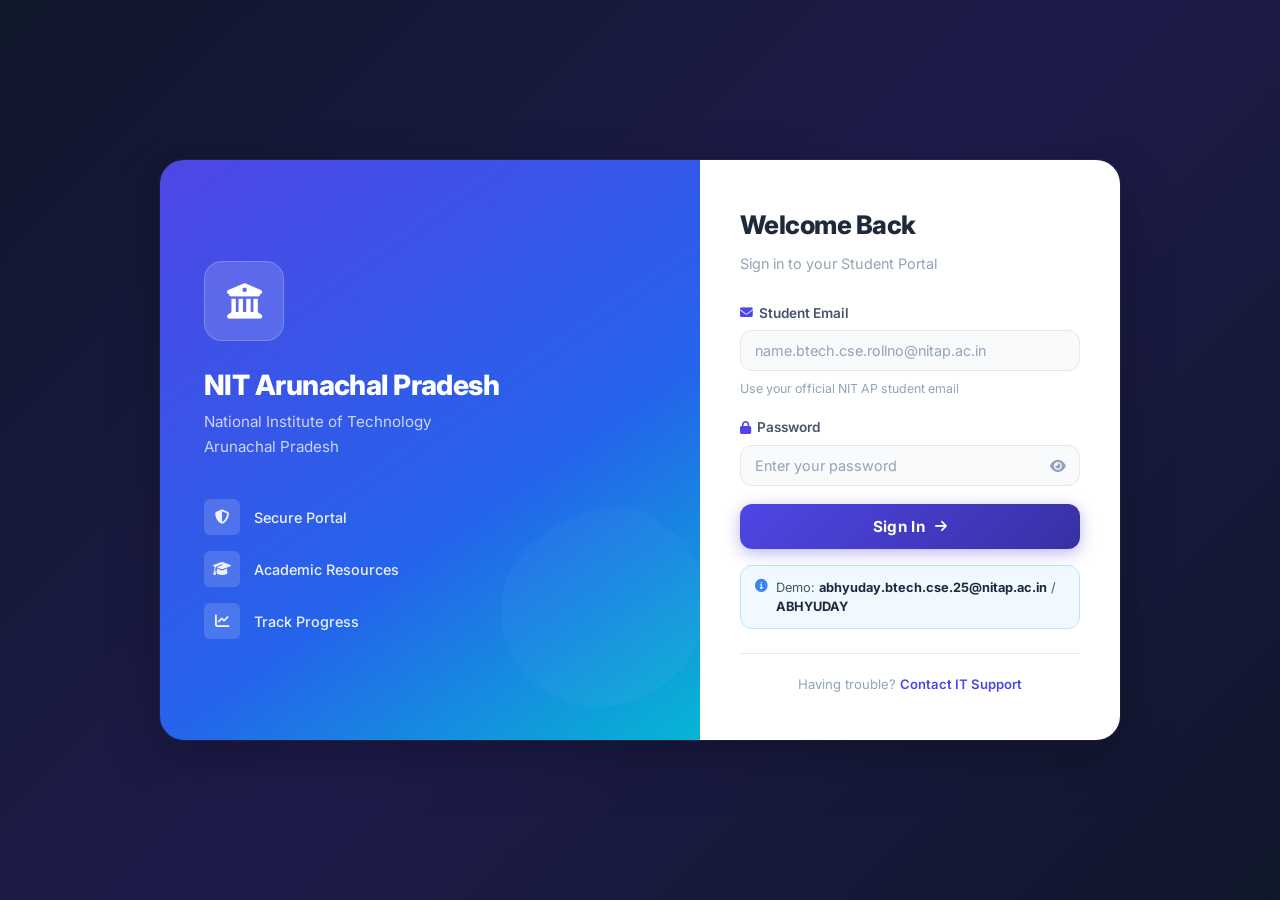
<file: index.html>
<!DOCTYPE html>
<html lang="en">
<head>
  <meta charset="UTF-8" />
  <meta name="viewport" content="width=device-width, initial-scale=1.0" />
  <title>NIT AP Student Portal — Login</title>
  <link rel="stylesheet" href="main.css" />
  <link rel="stylesheet" href="login.css" />

 
  <link rel="preconnect" href="https://fonts.googleapis.com" />
  <link rel="preconnect" href="https://fonts.gstatic.com" crossorigin />
  <link href="https://fonts.googleapis.com/css2?family=Inter:wght@300;400;500;600;700;800&display=swap" rel="stylesheet" />


  <link rel="stylesheet" href="https://cdnjs.cloudflare.com/ajax/libs/font-awesome/6.5.0/css/all.min.css" />
</head>

<body class="login-body">


  <div class="login-wrapper">

   
    <div class="login-branding">
      <div class="branding-content">
        <div class="institute-logo">
          <i class="fas fa-university"></i>
        </div>

        <h1>NIT Arunachal Pradesh</h1>
        <p>National Institute of Technology<br/>Arunachal Pradesh</p>

        <div class="branding-features">
          <div class="feature-item">
            <i class="fas fa-shield-alt"></i>
            <span>Secure Portal</span>
          </div>

          <div class="feature-item">
            <i class="fas fa-graduation-cap"></i>
            <span>Academic Resources</span>
          </div>

          <div class="feature-item">
            <i class="fas fa-chart-line"></i>
            <span>Track Progress</span>
          </div>
        </div>
      </div>

      <div class="branding-wave">
        <svg viewBox="0 0 200 200">
          <path fill="rgba(255,255,255,0.06)"
          d="M44.9,-62.4C58.3,-53.1,69.1,-39.9,73.7,-24.8C78.3,-9.7,76.7,7.2,70.4,21.5C64.1,35.8,53.1,47.4,40,55.6C26.9,63.8,11.7,68.6,-3.8,67.8C-19.3,67,-35.1,60.6,-47.2,50.2C-59.3,39.8,-67.7,25.4,-70.1,9.7C-72.5,-6,-68.9,-23,-60.1,-36.2C-51.3,-49.4,-37.4,-58.8,-23,-65.5C-8.6,-72.2,6.3,-76.2,20.8,-73.7C35.3,-71.2,31.5,-71.7,44.9,-62.4Z"
          transform="translate(100 100)" />
        </svg>
      </div>
    </div>

    
    <div class="login-card-panel">
      <div class="login-card">

       
        <div class="card-header">
          <div class="mobile-logo">
            <i class="fas fa-university"></i>
          </div>

          <h2>Welcome Back</h2>
          <p>Sign in to your Student Portal</p>
        </div>

    
        <div class="alert-box" id="alertBox">
          <i class="fas fa-exclamation-circle"></i>
          <span id="alertMsg">Invalid credentials</span>
        </div>

  
        <form id="loginForm" class="login-form">

      
          <div class="form-group" id="emailGroup">
            <label for="studentEmail">
              <i class="fas fa-envelope"></i> Student Email
            </label>

            <div class="input-wrapper">
              <input
                type="email"
                id="studentEmail"
                placeholder="name.btech.cse.rollno@nitap.ac.in"
                required
              />
              <span class="input-status" id="emailStatus"></span>
            </div>

            <small class="field-hint">
              Use your official NIT AP student email
            </small>

            <span class="field-error" id="emailError"></span>
          </div>

          <div class="form-group" id="passwordGroup">
            <label for="studentPassword">
              <i class="fas fa-lock"></i> Password
            </label>

            <div class="input-wrapper">
              <input
                type="password"
                id="studentPassword"
                placeholder="Enter your password"
                required
              />

              <button type="button" class="toggle-password" id="togglePwd">
                <i class="fas fa-eye"></i>
              </button>
            </div>

            <span class="field-error" id="passwordError"></span>
          </div>

          

         
          <button type="submit" class="btn-login">

            <span class="btn-text">Sign In</span>

            <span class="btn-loader">
              <i class="fas fa-spinner fa-spin"></i>
            </span>

            <i class="fas fa-arrow-right btn-icon"></i>

          </button>

        </form>
         <div class="demo-hint"> <i class="fas fa-info-circle"></i> <span>Demo: <strong>abhyuday.btech.cse.25@nitap.ac.in</strong> / <strong>ABHYUDAY</strong></span> </div>

        
        <div class="card-footer">
          <p>
            Having trouble?
            <a href="mailto:support@nitap.ac.in">Contact IT Support</a>
          </p>
        </div>

      </div>
    </div>

  </div>


  <div class="toast" id="toast">
    <i class="fas fa-info-circle"></i>
    <span id="toastMsg"></span>
  </div>

  <script src="auth.js"></script>

</body>
</html>
</file>
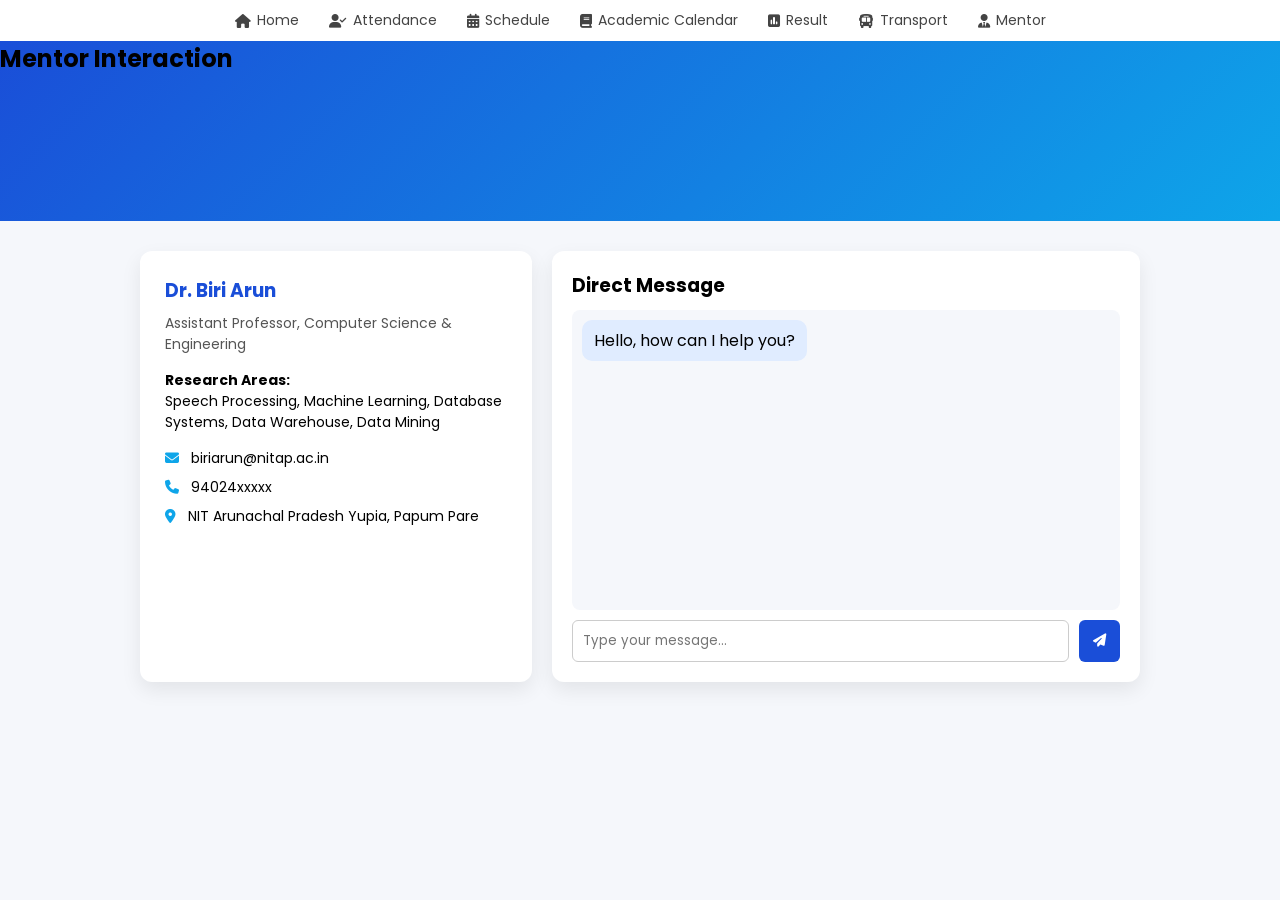
<file: mentor.html>
<!DOCTYPE html>
<html lang="en">

<head>

<meta charset="UTF-8">
<meta name="viewport" content="width=device-width, initial-scale=1.0">

<title>Mentor Portal</title>

<link rel="stylesheet" href="stylep.css">
<link rel="stylesheet" href="mentor.css">

<link href="https://fonts.googleapis.com/css2?family=Poppins:wght@300;400;500;600&display=swap" rel="stylesheet">

<link rel="stylesheet" href="https://cdnjs.cloudflare.com/ajax/libs/font-awesome/6.5.0/css/all.min.css">

</head>

<body>



<nav class="navbar">
<ul>

<li><a href="profile.html"><i class="fa-solid fa-house"></i> Home</a></li>

<li><a href="attendance.html"><i class="fa-solid fa-user-check"></i> Attendance</a></li>

<li><a href="schedule.html"><i class="fa-solid fa-calendar-days"></i> Schedule</a></li>

<li><a href="academic-calendar.html"><i class="fa-solid fa-book"></i> Academic Calendar</a></li>

<li><a href="result.html"><i class="fa-solid fa-square-poll-vertical"></i> Result</a></li>

<li><a href="transport.html"><i class="fa-solid fa-bus"></i> Transport</a></li>

<li><a href="mentor.html"><i class="fa-solid fa-user-tie"></i> Mentor</a></li>

</ul>
</nav>





<div class="header small-header">
<h2>Mentor Interaction</h2>
</div>


<div class="mentor-container">




<div class="mentor-card">

<h3>Dr. Biri Arun</h3>

<p class="mentor-title">
Assistant Professor, Computer Science & Engineering
</p>

<p class="mentor-research">

<strong>Research Areas:</strong><br>

Speech Processing, Machine Learning, Database Systems,
Data Warehouse, Data Mining

</p>


<div class="mentor-contact">

<p>
<i class="fa-solid fa-envelope"></i>
biriarun@nitap.ac.in
</p>

<p>
<i class="fa-solid fa-phone"></i>
94024xxxxx
</p>

<p>
<i class="fa-solid fa-location-dot"></i>
NIT Arunachal Pradesh Yupia, Papum Pare
</p>

</div>

</div>




<div class="chat-card">

<h3>Direct Message</h3>

<div id="chatBox" class="chat-box">

<p class="mentor-msg">Hello, how can I help you?</p>

</div>


<div class="chat-input">

<input type="text" id="messageInput" placeholder="Type your message...">

<button onclick="sendMessage()">
<i class="fa-solid fa-paper-plane"></i>
</button>

</div>

</div>


</div>

<script src="scriptm.js"></script>

</body>
</html>
</file>
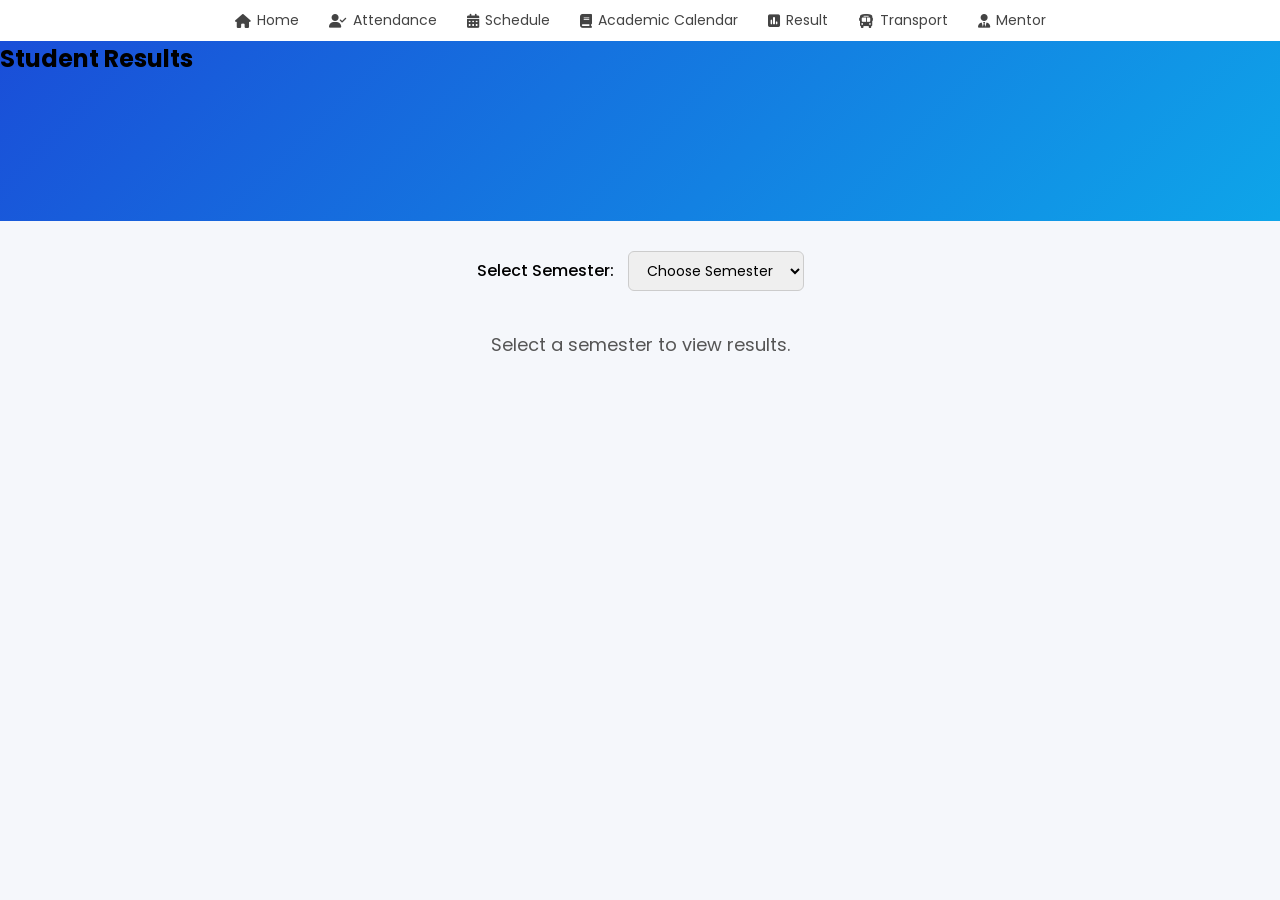
<file: result.html>
<!DOCTYPE html>
<html lang="en">

<head>
<meta charset="UTF-8">
<meta name="viewport" content="width=device-width, initial-scale=1.0">

<title>Student Result</title>

<link rel="stylesheet" href="stylep.css">
<link rel="stylesheet" href="result.css">

<link href="https://fonts.googleapis.com/css2?family=Poppins:wght@300;400;500;600&display=swap" rel="stylesheet">

<link rel="stylesheet" href="https://cdnjs.cloudflare.com/ajax/libs/font-awesome/6.5.0/css/all.min.css">

</head>

<body>


<nav class="navbar">
<ul>

<li><a href="profile.html"><i class="fa-solid fa-house"></i> Home</a></li>

<li><a href="attendance.html"><i class="fa-solid fa-user-check"></i> Attendance</a></li>

<li><a href="schedule.html"><i class="fa-solid fa-calendar-days"></i> Schedule</a></li>

<li><a href="academic-calendar.html"><i class="fa-solid fa-book"></i> Academic Calendar</a></li>

<li><a href="result.html"><i class="fa-solid fa-square-poll-vertical"></i> Result</a></li>

<li><a href="transport.html"><i class="fa-solid fa-bus"></i> Transport</a></li>

<li><a href="mentor.html"><i class="fa-solid fa-user-tie"></i> Mentor</a></li>

</ul>
</nav>



<div class="header small-header">
<h2>Student Results</h2>
</div>



<div class="semester-select">

<label>Select Semester:</label>

<select id="semesterDropdown">

<option value="">Choose Semester</option>
<option value="1">Semester 1</option>
<option value="2">Semester 2</option>
<option value="3">Semester 3</option>
<option value="4">Semester 4</option>
<option value="5">Semester 5</option>
<option value="6">Semester 6</option>
<option value="7">Semester 7</option>
<option value="8">Semester 8</option>

</select>

</div>




<div id="sem1Result" style="display:none">

<div class="result-info">

<h3>Abhyuday Sharma</h3>
<p>Roll No: CS25B021</p>
<p>Computer Science & Engineering</p>

</div>


<div class="result-container">

<table class="result-table">

<thead>
<tr>
<th>Course Code</th>
<th>Course Title</th>
<th>Credits</th>
<th>Grade</th>
</tr>
</thead>

<tbody>

<tr>
<td>BS-1101</td>
<td>Engineering Mathematics - I</td>
<td>2</td>
<td>BB</td>
</tr>

<tr>
<td>BS-1102</td>
<td>Engineering Chemistry</td>
<td>2</td>
<td>AA</td>
</tr>

<tr>
<td>BS-1103</td>
<td>Engineering Physics</td>
<td>2</td>
<td>BB</td>
</tr>

<tr>
<td>BS-1104</td>
<td>Engineering Physics Laboratory</td>
<td>1</td>
<td>AB</td>
</tr>

<tr>
<td>CS-1101</td>
<td>Coding Laboratory</td>
<td>2</td>
<td>AA</td>
</tr>

<tr>
<td>EC-1101</td>
<td>Digital Logic Design</td>
<td>3</td>
<td>AA</td>
</tr>

<tr>
<td>EC-1102</td>
<td>Digital Logic Design Laboratory</td>
<td>1</td>
<td>AA</td>
</tr>

<tr>
<td>EE-1101</td>
<td>Basic Electrical & Electronics Engineering</td>
<td>2</td>
<td>AB</td>
</tr>

<tr>
<td>EE-1102</td>
<td>Electrical & Electronics Lab</td>
<td>1</td>
<td>AA</td>
</tr>

<tr>
<td>ME-1102</td>
<td>Engineering Drawing</td>
<td>1</td>
<td>AB</td>
</tr>

<tr>
<td>MH-1101</td>
<td>Communication Skill</td>
<td>2</td>
<td>BB</td>
</tr>

<tr>
<td>MH-1102</td>
<td>Language Laboratory</td>
<td>1</td>
<td>AB</td>
</tr>

</tbody>

</table>

</div>


<div class="result-summary">

<div class="summary-card">
<h4>Total Credits</h4>
<p>20 / 20</p>
</div>

<div class="summary-card">
<h4>SGPA</h4>
<p>9.15</p>
</div>

<div class="summary-card">
<h4>CGPA</h4>
<p>9.15</p>
</div>

</div>

</div>




<div id="comingSoon" class="coming-soon">

<p>Select a semester to view results.</p>

</div>


<script src="scriptr.js"></script>

</body>
</html>
</file>
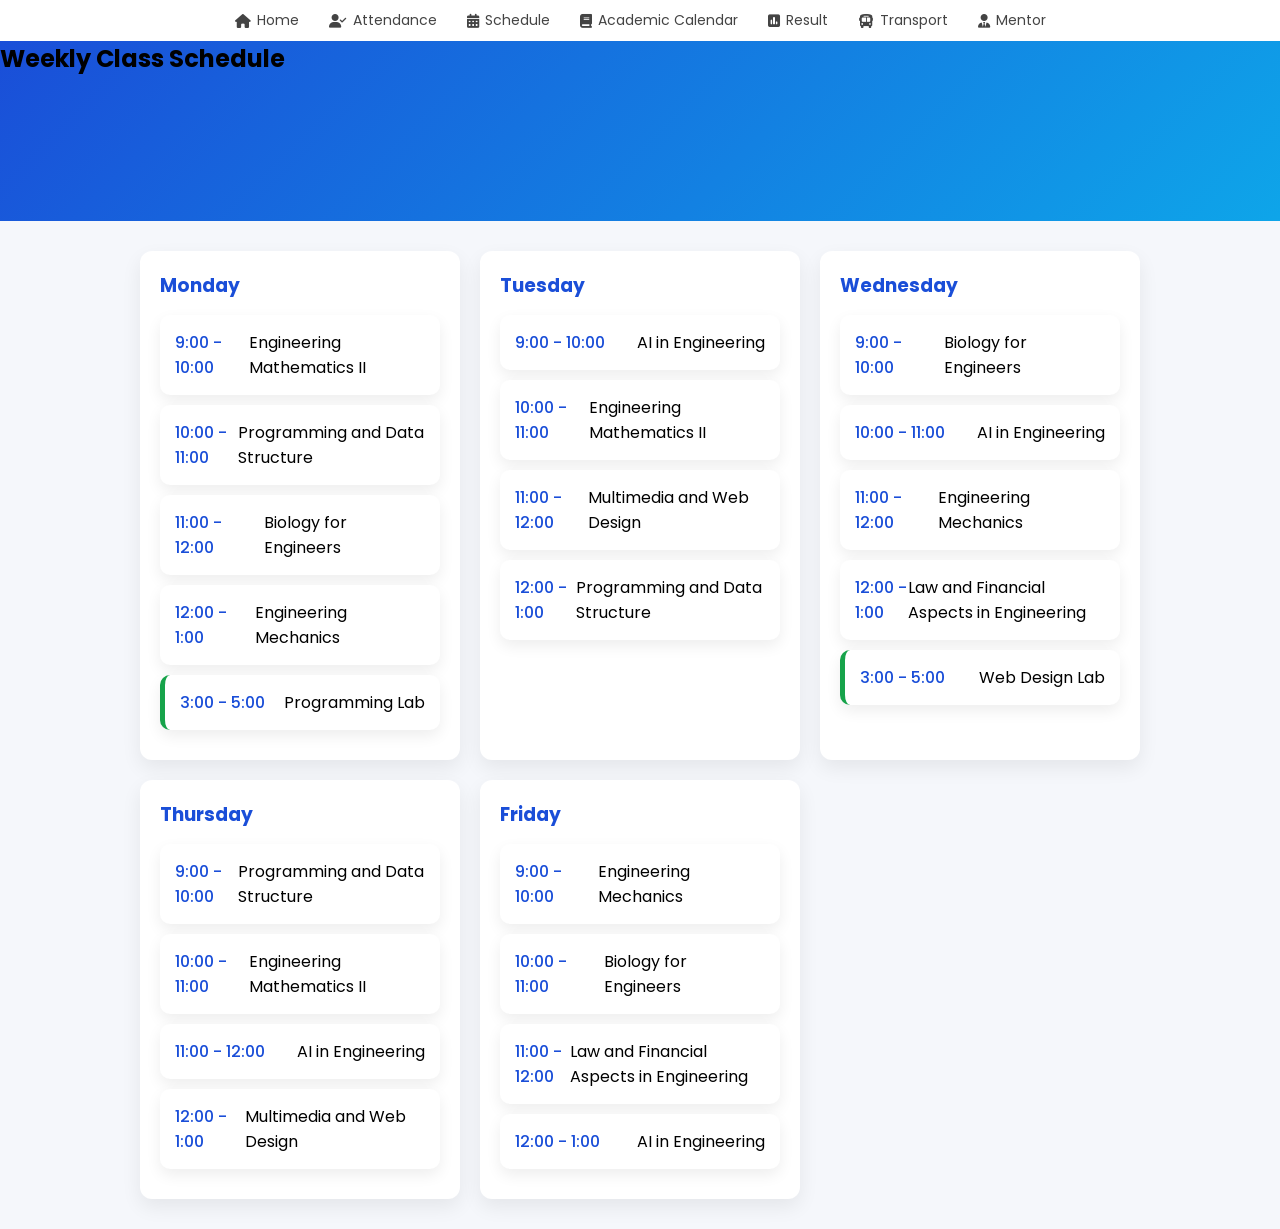
<file: schedule.html>
<!DOCTYPE html>
<html lang="en">

<head>

<meta charset="UTF-8">
<meta name="viewport" content="width=device-width, initial-scale=1.0">

<title>Weekly Schedule</title>

<link rel="stylesheet" href="stylep.css">
<link rel="stylesheet" href="schedule.css">

<link href="https://fonts.googleapis.com/css2?family=Poppins:wght@300;400;500;600&display=swap" rel="stylesheet">

<link rel="stylesheet" href="https://cdnjs.cloudflare.com/ajax/libs/font-awesome/6.5.0/css/all.min.css">

</head>

<body>



<nav class="navbar">
<ul>

<li><a href="profile.html"><i class="fa-solid fa-house"></i> Home</a></li>

<li><a href="attendance.html"><i class="fa-solid fa-user-check"></i> Attendance</a></li>

<li><a href="schedule.html"><i class="fa-solid fa-calendar-days"></i> Schedule</a></li>

<li><a href="academic-calendar.html"><i class="fa-solid fa-book"></i> Academic Calendar</a></li>

<li><a href="result.html"><i class="fa-solid fa-square-poll-vertical"></i> Result</a></li>

<li><a href="transport.html"><i class="fa-solid fa-bus"></i> Transport</a></li>

<li><a href="mentor.html"><i class="fa-solid fa-user-tie"></i> Mentor</a></li>

</ul>
</nav>




<div class="header small-header">
<h2>Weekly Class Schedule</h2>
</div>


<div class="week-container">



<div class="day-card">

<h3>Monday</h3>

<div class="schedule-card">
<span>9:00 - 10:00</span>
<p>Engineering Mathematics II</p>
</div>

<div class="schedule-card">
<span>10:00 - 11:00</span>
<p>Programming and Data Structure</p>
</div>

<div class="schedule-card">
<span>11:00 - 12:00</span>
<p>Biology for Engineers</p>
</div>

<div class="schedule-card">
<span>12:00 - 1:00</span>
<p>Engineering Mechanics</p>
</div>

<div class="schedule-card lab">
<span>3:00 - 5:00</span>
<p>Programming Lab</p>
</div>

</div>



<div class="day-card">

<h3>Tuesday</h3>

<div class="schedule-card">
<span>9:00 - 10:00</span>
<p>AI in Engineering</p>
</div>

<div class="schedule-card">
<span>10:00 - 11:00</span>
<p>Engineering Mathematics II</p>
</div>

<div class="schedule-card">
<span>11:00 - 12:00</span>
<p>Multimedia and Web Design</p>
</div>

<div class="schedule-card">
<span>12:00 - 1:00</span>
<p>Programming and Data Structure</p>
</div>

</div>




<div class="day-card">

<h3>Wednesday</h3>

<div class="schedule-card">
<span>9:00 - 10:00</span>
<p>Biology for Engineers</p>
</div>

<div class="schedule-card">
<span>10:00 - 11:00</span>
<p>AI in Engineering</p>
</div>

<div class="schedule-card">
<span>11:00 - 12:00</span>
<p>Engineering Mechanics</p>
</div>

<div class="schedule-card">
<span>12:00 - 1:00</span>
<p>Law and Financial Aspects in Engineering</p>
</div>

<div class="schedule-card lab">
<span>3:00 - 5:00</span>
<p>Web Design Lab</p>
</div>

</div>




<div class="day-card">

<h3>Thursday</h3>

<div class="schedule-card">
<span>9:00 - 10:00</span>
<p>Programming and Data Structure</p>
</div>

<div class="schedule-card">
<span>10:00 - 11:00</span>
<p>Engineering Mathematics II</p>
</div>

<div class="schedule-card">
<span>11:00 - 12:00</span>
<p>AI in Engineering</p>
</div>

<div class="schedule-card">
<span>12:00 - 1:00</span>
<p>Multimedia and Web Design</p>
</div>

</div>



<div class="day-card">

<h3>Friday</h3>

<div class="schedule-card">
<span>9:00 - 10:00</span>
<p>Engineering Mechanics</p>
</div>

<div class="schedule-card">
<span>10:00 - 11:00</span>
<p>Biology for Engineers</p>
</div>

<div class="schedule-card">
<span>11:00 - 12:00</span>
<p>Law and Financial Aspects in Engineering</p>
</div>

<div class="schedule-card">
<span>12:00 - 1:00</span>
<p>AI in Engineering</p>
</div>

</div>

</div>

</body>
</html>
</file>
<file: main.css>
:root {
  
  --primary:        #4f46e5;
  --primary-dark:   #3730a3;
  --primary-light:  #818cf8;
  --primary-glow:   rgba(79, 70, 229, 0.25);


  --accent:         #06b6d4;
  --accent-dark:    #0891b2;
  --success:        #10b981;
  --warning:        #f59e0b;
  --danger:         #ef4444;
  --info:           #3b82f6;


  --gray-50:   #f8fafc;
  --gray-100:  #f1f5f9;
  --gray-200:  #e2e8f0;
  --gray-300:  #cbd5e1;
  --gray-400:  #94a3b8;
  --gray-500:  #64748b;
  --gray-600:  #475569;
  --gray-700:  #334155;
  --gray-800:  #1e293b;
  --gray-900:  #0f172a;

  --text-primary:   #1e293b;
  --text-secondary: #475569;
  --text-muted:     #94a3b8;
  --text-inverse:   #ffffff;


  --bg-body:    #f0f4ff;
  --bg-card:    #ffffff;
  --bg-sidebar: #0f172a;


  --border:       #e2e8f0;
  --border-focus: #4f46e5;

  --shadow-sm:  0 1px 3px rgba(0,0,0,.08), 0 1px 2px rgba(0,0,0,.06);
  --shadow-md:  0 4px 12px rgba(0,0,0,.10), 0 2px 6px rgba(0,0,0,.06);
  --shadow-lg:  0 10px 30px rgba(0,0,0,.12), 0 4px 12px rgba(0,0,0,.08);
  --shadow-xl:  0 20px 60px rgba(0,0,0,.15), 0 8px 24px rgba(0,0,0,.10);
  --shadow-primary: 0 8px 24px rgba(79,70,229,.35);


  --radius-sm:  6px;
  --radius-md:  12px;
  --radius-lg:  18px;
  --radius-xl:  24px;
  --radius-full: 9999px;


  --transition-fast:   0.15s ease;
  --transition-normal: 0.25s ease;
  --transition-slow:   0.40s cubic-bezier(0.4, 0, 0.2, 1);

  --sidebar-width:          260px;
  --sidebar-collapsed-width: 72px;


  --topbar-height: 64px;


  --z-sidebar:  100;
  --z-topbar:    90;
  --z-overlay:   95;
  --z-notif:    200;
  --z-modal:    300;
  --z-toast:    400;
}


*, *::before, *::after {
  box-sizing: border-box;
  margin: 0;
  padding: 0;
}

html {
  font-size: 16px;
  scroll-behavior: smooth;
  -webkit-text-size-adjust: 100%;
}

body {
  font-family: 'Inter', system-ui, -apple-system, sans-serif;
  color: var(--text-primary);
  line-height: 1.6;
  -webkit-font-smoothing: antialiased;
  -moz-osx-font-smoothing: grayscale;
}

a { color: inherit; text-decoration: none; }
ul, ol { list-style: none; }
img { max-width: 100%; display: block; }
button { cursor: pointer; border: none; background: none; font-family: inherit; }
input, textarea, select { font-family: inherit; }


::-webkit-scrollbar { width: 6px; height: 6px; }
::-webkit-scrollbar-track { background: transparent; }
::-webkit-scrollbar-thumb { background: var(--gray-300); border-radius: var(--radius-full); }
::-webkit-scrollbar-thumb:hover { background: var(--gray-400); }


.visually-hidden {
  position: absolute; width: 1px; height: 1px;
  padding: 0; margin: -1px; overflow: hidden;
  clip: rect(0,0,0,0); white-space: nowrap; border: 0;
}

.flex { display: flex; }
.flex-center { display: flex; align-items: center; justify-content: center; }
.gap-1 { gap: 0.25rem; }
.gap-2 { gap: 0.5rem; }
.gap-3 { gap: 0.75rem; }


.toast {
  position: fixed;
  bottom: 28px;
  right: 28px;
  background: var(--gray-900);
  color: #fff;
  padding: 14px 22px;
  border-radius: var(--radius-md);
  display: flex;
  align-items: center;
  gap: 10px;
  font-size: 0.9rem;
  font-weight: 500;
  box-shadow: var(--shadow-lg);
  z-index: var(--z-toast);
  opacity: 0;
  transform: translateY(20px);
  transition: opacity var(--transition-normal), transform var(--transition-normal);
  pointer-events: none;
  max-width: 360px;
}

.toast.show {
  opacity: 1;
  transform: translateY(0);
  pointer-events: auto;
}

.toast i { color: var(--success); font-size: 1rem; }
.toast.error i { color: var(--danger); }
.toast.info i { color: var(--info); }


.content-loader {
  display: flex;
  align-items: center;
  justify-content: center;
  min-height: 300px;
}

.loader-spinner {
  width: 44px;
  height: 44px;
  border: 4px solid var(--gray-200);
  border-top-color: var(--primary);
  border-radius: 50%;
  animation: spin 0.8s linear infinite;
}

@keyframes spin { to { transform: rotate(360deg); } }


.page-enter {
  animation: pageIn 0.3s ease forwards;
}

@keyframes pageIn {
  from { opacity: 0; transform: translateY(12px); }
  to   { opacity: 1; transform: translateY(0); }
}


.badge {
  display: inline-flex;
  align-items: center;
  gap: 4px;
  padding: 3px 10px;
  border-radius: var(--radius-full);
  font-size: 0.75rem;
  font-weight: 600;
  letter-spacing: 0.02em;
}
.badge-blue   { background: #dbeafe; color: #1d4ed8; }
.badge-green  { background: #d1fae5; color: #065f46; }
.badge-orange { background: #fef3c7; color: #92400e; }
.badge-red    { background: #fee2e2; color: #991b1b; }
.badge-purple { background: #ede9fe; color: #5b21b6; }


.modal-overlay {
  position: fixed;
  inset: 0;
  background: rgba(0,0,0,0.55);
  backdrop-filter: blur(4px);
  display: none;
  align-items: center;
  justify-content: center;
  z-index: var(--z-modal);
  padding: 20px;
}

.modal-overlay.open { display: flex; }

.modal-box {
  background: var(--bg-card);
  border-radius: var(--radius-lg);
  width: 100%;
  max-width: 440px;
  box-shadow: var(--shadow-xl);
  animation: modalIn 0.25s ease;
}

@keyframes modalIn {
  from { opacity: 0; transform: scale(0.94) translateY(-10px); }
  to   { opacity: 1; transform: scale(1) translateY(0); }
}

.modal-header {
  display: flex;
  align-items: center;
  justify-content: space-between;
  padding: 20px 24px 16px;
  border-bottom: 1px solid var(--border);
}

.modal-header h3 {
  font-size: 1rem;
  font-weight: 700;
  color: var(--text-primary);
  display: flex;
  align-items: center;
  gap: 8px;
}

.modal-header h3 i { color: var(--primary); }

.modal-header > button {
  width: 32px; height: 32px;
  border-radius: var(--radius-sm);
  color: var(--gray-400);
  display: flex;
  align-items: center;
  justify-content: center;
  transition: background var(--transition-fast), color var(--transition-fast);
}

.modal-header > button:hover { background: var(--gray-100); color: var(--gray-700); }

.modal-body {
  padding: 24px;
  display: flex;
  flex-direction: column;
  align-items: center;
  gap: 16px;
}

.modal-footer {
  display: flex;
  align-items: center;
  justify-content: flex-end;
  gap: 12px;
  padding: 16px 24px 20px;
  border-top: 1px solid var(--border);
}

.btn-cancel {
  padding: 9px 20px;
  border-radius: var(--radius-md);
  background: var(--gray-100);
  color: var(--text-secondary);
  font-size: 0.875rem;
  font-weight: 600;
  transition: background var(--transition-fast);
}
.btn-cancel:hover { background: var(--gray-200); }

.btn-save {
  padding: 9px 20px;
  border-radius: var(--radius-md);
  background: var(--primary);
  color: #fff;
  font-size: 0.875rem;
  font-weight: 600;
  transition: background var(--transition-fast), box-shadow var(--transition-fast);
}
.btn-save:hover { background: var(--primary-dark); box-shadow: var(--shadow-primary); }


.img-preview-wrap {
  width: 120px; height: 120px;
  border-radius: 50%;
  overflow: hidden;
  border: 3px solid var(--border);
  position: relative;
  background: var(--gray-100);
  display: flex;
  align-items: center;
  justify-content: center;
}

.img-preview-wrap img {
  width: 100%; height: 100%;
  object-fit: cover;
  display: none;
}

.img-preview-fallback {
  font-size: 2.5rem;
  font-weight: 700;
  color: var(--primary);
}

.upload-label {
  display: inline-flex;
  align-items: center;
  gap: 8px;
  padding: 10px 22px;
  border-radius: var(--radius-md);
  background: var(--primary);
  color: #fff;
  font-size: 0.875rem;
  font-weight: 600;
  cursor: pointer;
  transition: background var(--transition-fast);
}
.upload-label:hover { background: var(--primary-dark); }

.upload-hint {
  font-size: 0.78rem;
  color: var(--text-muted);
}
</file>
<file: login.css>
.login-body {
  min-height: 100vh;
  background: linear-gradient(135deg, #0f172a 0%, #1e1b4b 50%, #0f172a 100%);
  display: flex;
  align-items: center;
  justify-content: center;
  overflow: hidden;
  position: relative;
}




.login-wrapper {
  position: relative;
  z-index: 1;
  display: flex;
  width: 100%;
  max-width: 960px;
  min-height: 580px;
  border-radius: var(--radius-xl);
  overflow: hidden;
  box-shadow: var(--shadow-xl), 0 0 0 1px rgba(255,255,255,0.05);
  margin: 20px;
}

.login-branding {
  flex: 1;
  background: linear-gradient(145deg, #4f46e5 0%, #2563eb 60%, #06b6d4 100%);
  padding: 50px 44px;
  display: flex;
  flex-direction: column;
  justify-content: center;
  position: relative;
  overflow: hidden;
}

.branding-content { position: relative; z-index: 2; }

.institute-logo {
  width: 80px; height: 80px;
  background: rgba(255,255,255,0.15);
  border-radius: var(--radius-lg);
  display: flex;
  align-items: center;
  justify-content: center;
  margin-bottom: 28px;
  backdrop-filter: blur(10px);
  border: 1px solid rgba(255,255,255,0.2);
}

.institute-logo i {
  font-size: 2.2rem;
  color: #fff;
}

.login-branding h1 {
  font-size: 1.75rem;
  font-weight: 800;
  color: #fff;
  line-height: 1.2;
  margin-bottom: 8px;
  letter-spacing: -0.02em;
}

.login-branding p {
  font-size: 0.95rem;
  color: rgba(255,255,255,0.75);
  line-height: 1.6;
  margin-bottom: 40px;
}

.branding-features {
  display: flex;
  flex-direction: column;
  gap: 16px;
}

.feature-item {
  display: flex;
  align-items: center;
  gap: 14px;
  color: rgba(255,255,255,0.9);
  font-size: 0.9rem;
  font-weight: 500;
}

.feature-item i {
  width: 36px; height: 36px;
  background: rgba(255,255,255,0.15);
  border-radius: var(--radius-sm);
  display: flex;
  align-items: center;
  justify-content: center;
  font-size: 0.9rem;
  flex-shrink: 0;
}

.branding-wave {
  position: absolute;
  bottom: -20px;
  right: -40px;
  width: 280px;
  opacity: 0.5;
  z-index: 1;
}


.login-card-panel {
  flex: 0 0 420px;
  background: var(--bg-card);
  display: flex;
  align-items: center;
  justify-content: center;
  padding: 44px 40px;
}

.login-card { width: 100%; max-width: 360px; }

.card-header { margin-bottom: 28px; }

.mobile-logo {
  display: none;
  width: 56px; height: 56px;
  background: linear-gradient(135deg, var(--primary), var(--accent));
  border-radius: var(--radius-md);
  align-items: center;
  justify-content: center;
  margin-bottom: 20px;
}

.mobile-logo i { font-size: 1.5rem; color: #fff; }

.card-header h2 {
  font-size: 1.6rem;
  font-weight: 800;
  color: var(--text-primary);
  letter-spacing: -0.02em;
  margin-bottom: 6px;
}

.card-header p {
  font-size: 0.9rem;
  color: var(--text-muted);
}

.alert-box {
  display: none;
  align-items: center;
  gap: 10px;
  padding: 12px 16px;
  background: #fef2f2;
  border: 1px solid #fca5a5;
  border-radius: var(--radius-md);
  color: var(--danger);
  font-size: 0.875rem;
  font-weight: 500;
  margin-bottom: 20px;
  animation: shakeX 0.4s ease;
}

.alert-box.show { display: flex; }

@keyframes shakeX {
  0%, 100% { transform: translateX(0); }
  20% { transform: translateX(-8px); }
  40% { transform: translateX(8px); }
  60% { transform: translateX(-5px); }
  80% { transform: translateX(5px); }
}

.login-form { display: flex; flex-direction: column; gap: 0; }

.form-group {
  display: flex;
  flex-direction: column;
  gap: 6px;
  margin-bottom: 18px;
}

.form-group label {
  font-size: 0.85rem;
  font-weight: 600;
  color: var(--text-secondary);
  display: flex;
  align-items: center;
  gap: 6px;
}

.form-group label i { color: var(--primary); font-size: 0.8rem; }

.input-wrapper {
  position: relative;
}

.input-wrapper input {
  width: 100%;
  padding: 11px 42px 11px 14px;
  border: 1.5px solid var(--border);
  border-radius: var(--radius-md);
  font-size: 0.9rem;
  color: var(--text-primary);
  background: var(--gray-50);
  transition:
    border-color var(--transition-fast),
    box-shadow var(--transition-fast),
    background var(--transition-fast);
  outline: none;
}

.input-wrapper input::placeholder { color: var(--gray-400); }

.input-wrapper input:focus {
  border-color: var(--primary);
  background: #fff;
  box-shadow: 0 0 0 3px var(--primary-glow);
}


.form-group.valid .input-wrapper input {
  border-color: var(--success);
}
.form-group.invalid .input-wrapper input {
  border-color: var(--danger);
  box-shadow: 0 0 0 3px rgba(239,68,68,.15);
}

.input-status {
  position: absolute;
  right: 12px;
  top: 50%;
  transform: translateY(-50%);
  font-size: 0.85rem;
}

.form-group.valid   .input-status::after { content: '✓'; color: var(--success); }
.form-group.invalid .input-status::after { content: '✗'; color: var(--danger); }

.toggle-password {
  position: absolute;
  right: 12px;
  top: 50%;
  transform: translateY(-50%);
  color: var(--gray-400);
  font-size: 0.875rem;
  transition: color var(--transition-fast);
  padding: 2px;
}
.toggle-password:hover { color: var(--primary); }

.field-hint {
  font-size: 0.775rem;
  color: var(--text-muted);
  margin-top: 2px;
}

.field-error {
  font-size: 0.78rem;
  color: var(--danger);
  font-weight: 500;
  display: none;
  animation: fadeInDown 0.2s ease;
}

.form-group.invalid .field-error { display: block; }

@keyframes fadeInDown {
  from { opacity: 0; transform: translateY(-4px); }
  to   { opacity: 1; transform: translateY(0); }
}


.form-options {
  display: flex;
  align-items: center;
  justify-content: space-between;
  margin-bottom: 24px;
}

.checkbox-label {
  display: flex;
  align-items: center;
  gap: 8px;
  font-size: 0.85rem;
  color: var(--text-secondary);
  cursor: pointer;
  user-select: none;
}

.checkbox-label input[type="checkbox"] { display: none; }

.checkmark {
  width: 18px; height: 18px;
  border: 1.5px solid var(--border);
  border-radius: 4px;
  background: var(--gray-50);
  display: flex;
  align-items: center;
  justify-content: center;
  transition: all var(--transition-fast);
  flex-shrink: 0;
}

.checkbox-label input:checked + .checkmark {
  background: var(--primary);
  border-color: var(--primary);
}

.checkbox-label input:checked + .checkmark::after {
  content: '✓';
  color: #fff;
  font-size: 0.65rem;
  font-weight: 800;
}

.forgot-link {
  font-size: 0.85rem;
  color: var(--primary);
  font-weight: 600;
  transition: color var(--transition-fast);
}
.forgot-link:hover { color: var(--primary-dark); text-decoration: underline; }


.btn-login {
  width: 100%;
  padding: 13px;
  background: linear-gradient(135deg, var(--primary) 0%, var(--primary-dark) 100%);
  color: #fff;
  border-radius: var(--radius-md);
  font-size: 0.95rem;
  font-weight: 700;
  letter-spacing: 0.02em;
  display: flex;
  align-items: center;
  justify-content: center;
  gap: 10px;
  transition:
    transform var(--transition-fast),
    box-shadow var(--transition-fast),
    opacity var(--transition-fast);
  box-shadow: 0 4px 16px rgba(79,70,229,.4);
  position: relative;
  overflow: hidden;
  margin-bottom: 16px;
}

.btn-login::before {
  content: '';
  position: absolute;
  top: -50%; left: -100%;
  width: 70%; height: 200%;
  background: linear-gradient(90deg, transparent, rgba(255,255,255,.2), transparent);
  transform: skewX(-15deg);
  transition: left 0.5s ease;
}

.btn-login:hover::before { left: 150%; }
.btn-login:hover {
  transform: translateY(-2px);
  box-shadow: 0 8px 24px rgba(79,70,229,.5);
}
.btn-login:active { transform: translateY(0); }

.btn-login.loading { opacity: 0.8; pointer-events: none; }

.btn-loader { display: none; }
.btn-login.loading .btn-loader { display: inline; }
.btn-login.loading .btn-text,
.btn-login.loading .btn-icon { display: none; }

.btn-icon { font-size: 0.85rem; }


.demo-hint {
  background: #f0f9ff;
  border: 1px solid #bae6fd;
  border-radius: var(--radius-md);
  padding: 12px 14px;
  display: flex;
  gap: 8px;
  font-size: 0.8rem;
  color: var(--gray-600);
  line-height: 1.5;
}

.demo-hint i { color: var(--info); margin-top: 2px; flex-shrink: 0; }
.demo-hint strong { color: var(--gray-800); }


.card-footer {
  margin-top: 24px;
  padding-top: 20px;
  border-top: 1px solid var(--border);
  text-align: center;
}

.card-footer p {
  font-size: 0.82rem;
  color: var(--text-muted);
}

.card-footer a {
  color: var(--primary);
  font-weight: 600;
}
.card-footer a:hover { text-decoration: underline; }


@media (max-width: 768px) {
  .login-wrapper {
    flex-direction: column;
    max-width: 440px;
    min-height: auto;
  }

  .login-branding { display: none; }

  .login-card-panel {
    flex: none;
    width: 100%;
    padding: 36px 28px;
  }

  .mobile-logo { display: flex; }

  .login-card { max-width: 100%; }
}


@media (max-width: 420px) {
  .login-wrapper { margin: 12px; border-radius: var(--radius-lg); }
  .login-card-panel { padding: 28px 20px; }
  .card-header h2 { font-size: 1.4rem; }
}
.demo-hint { background: #f0f9ff; border: 1px solid #bae6fd; border-radius: var(--radius-md); padding: 12px 14px; display: flex; gap: 8px; font-size: 0.8rem; color: var(--gray-600); line-height: 1.5; } .demo-hint i { color: var(--info); margin-top: 2px; flex-shrink: 0; } .demo-hint strong { color: var(--gray-800); }
</file>
<file: stylep.css>
*{
margin:0;
padding:0;
box-sizing:border-box;
font-family:'Poppins',sans-serif;
}

body{
background:#f5f7fb;
}



.navbar{
background:white;
box-shadow:0 2px 10px rgba(0,0,0,0.08);
padding:10px 0;
}

.navbar ul{
display:flex;
justify-content:center;
flex-wrap:wrap;
list-style:none;
gap:30px;
}

.navbar li{
cursor:pointer;
font-size:14px;
color:#444;
display:flex;
align-items:center;
gap:6px;
}

.navbar li:hover{
color:#1a4ed8;
}



.header{
height:180px;
background:linear-gradient(135deg,#1a4ed8,#0ea5e9);
}



.profile-section{
text-align:center;
margin-top:-70px;
}

.profile-avatar{
position:relative;
display:inline-block;
}

.avatar-letter{
width:120px;
height:120px;
border-radius:50%;
background:white;
display:flex;
align-items:center;
justify-content:center;
font-size:50px;
font-weight:600;
color:#1a4ed8;
box-shadow:0 10px 25px rgba(0,0,0,0.1);
}

.camera-icon{
position:absolute;
bottom:8px;
right:8px;
background:#0ea5e9;
color:white;
padding:8px;
border-radius:50%;
font-size:12px;
cursor:pointer;
}

.profile-section h2{
margin-top:10px;
}

.department{
color:#666;
margin-top:4px;
}


.badge-container{
margin-top:15px;
display:flex;
justify-content:center;
gap:12px;
flex-wrap:wrap;
}

.badge{
padding:6px 14px;
border-radius:20px;
font-size:13px;
color:white;
}

.blue{
background:#2563eb;
}

.purple{
background:#7c3aed;
}

.green{
background:#16a34a;
}



.info-card{
background:white;
width:90%;
max-width:500px;
margin:25px auto;
padding:20px;
border-radius:12px;
box-shadow:0 10px 25px rgba(0,0,0,0.08);
}

.info-row{
display:flex;
justify-content:space-between;
margin:10px 0;
color:#444;
}



.schedule-section{
width:90%;
max-width:600px;
margin:20px auto 50px;
}

.schedule-section h3{
margin-bottom:15px;
}

.schedule-card{
background:white;
padding:15px;
border-radius:10px;
margin-bottom:10px;
box-shadow:0 6px 15px rgba(0,0,0,0.07);
display:flex;
justify-content:space-between;
align-items:center;
}

.schedule-card span{
font-weight:500;
color:#1a4ed8;
}

.lab{
border-left:5px solid #16a34a;
}



@media(max-width:768px){

.navbar ul{
gap:15px;
}

.avatar-letter{
width:90px;
height:90px;
font-size:40px;
}

}
.navbar a{
text-decoration:none;
color:#444;
display:flex;
align-items:center;
gap:6px;
}

.navbar a:hover{
color:#1a4ed8;
}
</file>
<file: mentor.css>
.mentor-container{
width:95%;
max-width:1000px;
margin:30px auto;
display:grid;
grid-template-columns:1fr 1.5fr;
gap:20px;
}



.mentor-card{
background:white;
padding:25px;
border-radius:12px;
box-shadow:0 8px 20px rgba(0,0,0,0.08);
}

.mentor-card h3{
color:#1a4ed8;
margin-bottom:8px;
}

.mentor-title{
font-size:14px;
color:#555;
margin-bottom:15px;
}

.mentor-research{
font-size:14px;
margin-bottom:15px;
}

.mentor-contact p{
margin:8px 0;
font-size:14px;
}

.mentor-contact i{
margin-right:8px;
color:#0ea5e9;
}



.chat-card{
background:white;
padding:20px;
border-radius:12px;
box-shadow:0 8px 20px rgba(0,0,0,0.08);
display:flex;
flex-direction:column;
}

.chat-card h3{
margin-bottom:10px;
}


.chat-box{
height:300px;
overflow-y:auto;
background:#f5f7fb;
padding:10px;
border-radius:8px;
margin-bottom:10px;
}

.mentor-msg{
background:#e0ecff;
padding:8px 12px;
border-radius:10px;
display:inline-block;
margin-bottom:6px;
}

.student-msg{
background:#0ea5e9;
color:white;
padding:8px 12px;
border-radius:10px;
display:inline-block;
margin-bottom:6px;

clear:both;
}

/* CHAT INPUT */

.chat-input{
display:flex;
gap:10px;
}

.chat-input input{
flex:1;
padding:10px;
border-radius:6px;
border:1px solid #ccc;
}

.chat-input button{
background:#1a4ed8;
color:white;
border:none;
padding:10px 14px;
border-radius:6px;
cursor:pointer;
}
</file>
<file: result.css>
.result-info{
text-align:center;
margin:30px 0;
}

.result-info h3{
color:#1a4ed8;
margin-bottom:5px;
}



.result-container{
width:95%;
max-width:1000px;
margin:20px auto;
overflow-x:auto;
}

.result-table{
width:100%;
border-collapse:collapse;
background:white;
border-radius:10px;
overflow:hidden;
box-shadow:0 8px 20px rgba(0,0,0,0.08);
}

.result-table th{
background:linear-gradient(135deg,#1a4ed8,#0ea5e9);
color:white;
padding:12px;
font-weight:500;
}

.result-table td{
padding:12px;
border-bottom:1px solid #eee;
text-align:center;
}

.result-table tr:hover{
background:#f5f7fb;
}



.result-summary{
display:flex;
justify-content:center;
gap:20px;
flex-wrap:wrap;
margin:30px 0;
}

.summary-card{
background:white;
padding:20px 30px;
border-radius:12px;
text-align:center;
box-shadow:0 8px 20px rgba(0,0,0,0.08);
}

.summary-card h4{
color:#1a4ed8;
margin-bottom:5px;
}

.summary-card p{
font-size:20px;
font-weight:600;
}


.semester-select{
text-align:center;
margin:30px 0;
}

.semester-select label{
font-weight:500;
margin-right:10px;
}

.semester-select select{
padding:8px 14px;
border-radius:6px;
border:1px solid #ccc;
font-size:14px;
}


.coming-soon{
text-align:center;
margin:40px;
font-size:18px;
color:#555;
}
</file>
<file: schedule.css>
.week-container{
width:95%;
max-width:1000px;
margin:30px auto;
display:grid;
grid-template-columns:repeat(auto-fit,minmax(260px,1fr));
gap:20px;
}

.day-card{
background:white;
padding:20px;
border-radius:12px;
box-shadow:0 8px 20px rgba(0,0,0,0.07);
}

.day-card h3{
margin-bottom:15px;
color:#1a4ed8;
}
</file>
